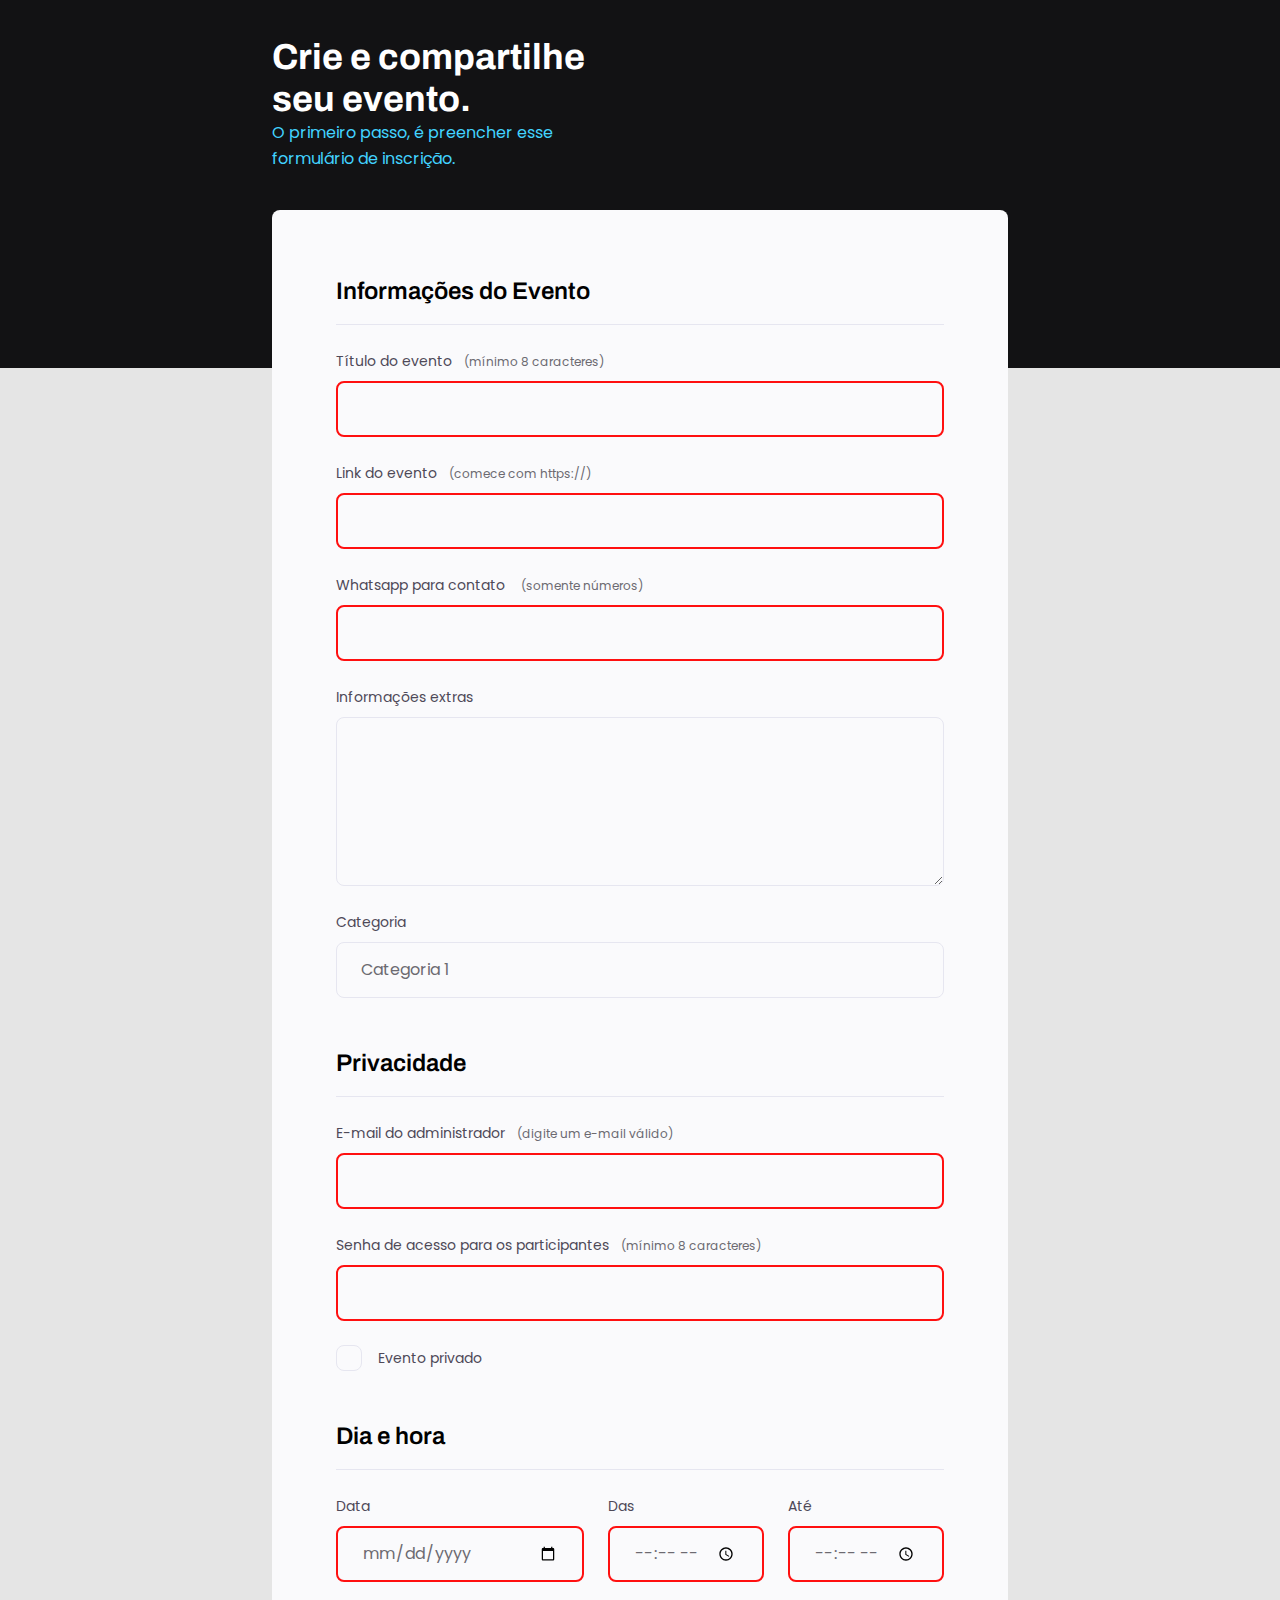
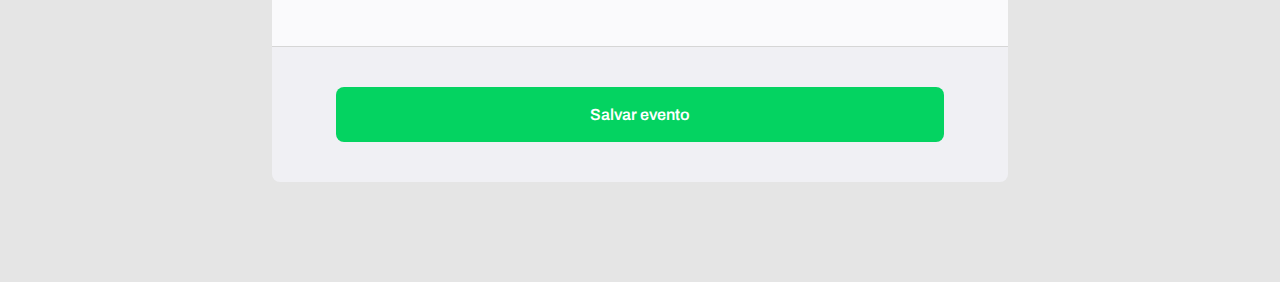
<file: 01-formularios-validacoes-e-customizacoes/index.html>
<!DOCTYPE html>
<html lang="pt-br">
  <head>
    <link
      rel="preconnect"
      href="https://fonts.googleapis.com"
    />
    <link
      rel="preconnect"
      href="https://fonts.gstatic.com"
      crossorigin
    />

    <meta charset="UTF-8" />

    <meta
      name="viewport"
      content="width=device-width, initial-scale=1.0"
    />

    <title>Crie o seu evento</title>

    <link
      rel="stylesheet"
      href="./style.css"
    />

    <link
      href="https://fonts.googleapis.com/css2?family=Archivo:wght@600;700&family=Poppins&display=swap"
      rel="stylesheet"
    />
  </head>
  <body>
    <div class="page">
      <header>
        <h1>Crie e compartilhe seu evento.</h1>
        <p>O primeiro passo, é preencher esse formulário de inscrição.</p>
      </header>

      <form id="form-event">
        <fieldset>
          <div class="fieldset-wrapper">
            <legend>Informações do Evento</legend>
            <div class="input-wrapper">
              <label for="event-title"
                >Título do evento<span>(mínimo 8 caracteres)</span></label
              >
              <input
                type="text"
                id="event-title"
                required
                minlength="8"
              />
            </div>

            <div class="input-wrapper">
              <label for="event-link"
                >Link do evento<span>(comece com https://)</span></label
              >
              <input
                type="url"
                id="event-link"
                required
              />
            </div>

            <div class="input-wrapper">
              <label for="event-whatsapp"
                >Whatsapp para contato <span>(somente números)</span></label
              >
              <input
                type="number"
                id="event-whatsapp"
                required
              />
            </div>

            <div class="input-wrapper">
              <label for="event-info">Informações extras</label>
              <textarea id="event-info"></textarea>
            </div>

            <div class="input-wrapper">
              <label for="event-category">Categoria</label>

              <select
                id="event-category"
                required
              >
                <option value="1">Categoria 1</option>
                <option value="2">Categoria 2</option>
                <option value="3">Categoria 3</option>
                <option value="4">Categoria 4</option>
              </select>
            </div>
          </div>
        </fieldset>

        <fieldset>
          <div class="fieldset-wrapper">
            <legend>Privacidade</legend>

            <div class="input-wrapper">
              <label for="event-email"
                >E-mail do administrador<span>(digite um e-mail válido)</span>
              </label>
              <input
                type="email"
                id="event-email"
                required
              />
            </div>

            <div class="input-wrapper">
              <label for="event-password"
                >Senha de acesso para os participantes<span
                  >(mínimo 8 caracteres)</span
                >
              </label>
              <input
                type="password"
                id="event-password"
                required
                minlength="8"
              />
            </div>

            <div class="checkbox-wrapper">
              <input
                type="checkbox"
                id="event-private"
              />
              <label for="event-private"> Evento privado </label>
            </div>
          </div>
        </fieldset>

        <fieldset>
          <div class="fieldset-wrapper">
            <legend>Dia e hora</legend>

            <div class="col-3">
              <div class="input-wrapper">
                <label for="event-date">Data</label>
                <input
                  type="date"
                  id="event-date"
                  required
                />
              </div>

              <div class="input-wrapper">
                <label for="event-begin">Das</label>
                <input
                  type="time"
                  id="event-begin"
                  required
                />
              </div>

              <div class="input-wrapper">
                <label for="event-end">Até</label>
                <input
                  type="time"
                  id="event-end"
                  required
                />
              </div>
            </div>
          </div>
        </fieldset>
      </form>

      <footer>
        <input
          type="submit"
          value="Salvar evento"
          class="button"
          form="form-event"
        />
      </footer>
    </div>
  </body>
</html>
</file>
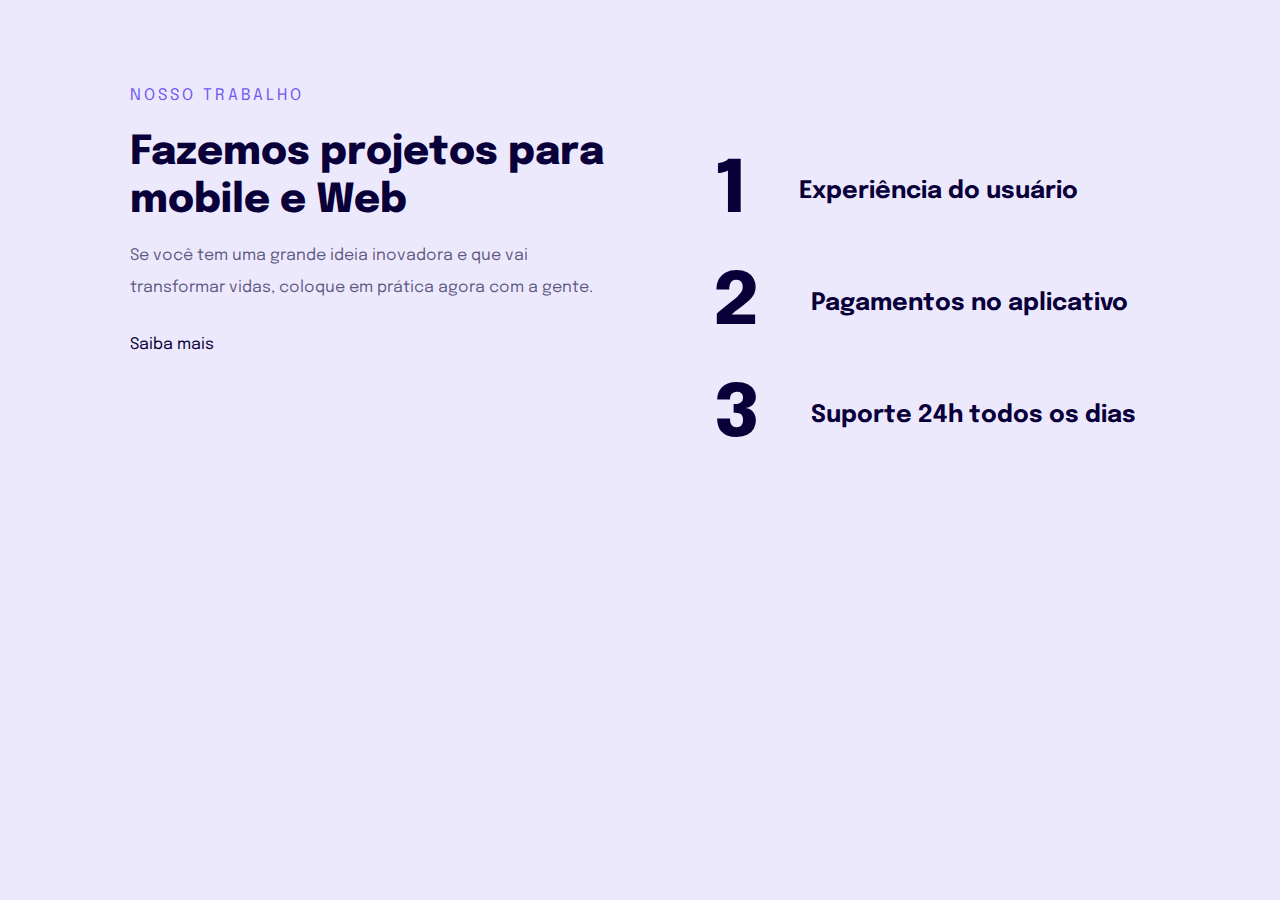
<file: 02-responsividade/index.html>
<!DOCTYPE html>
<html lang="pt-br">
  <head>
    <link
      rel="preconnect"
      href="https://fonts.googleapis.com"
    />
    <link
      rel="preconnect"
      href="https://fonts.gstatic.com"
      crossorigin
    />

    <meta charset="UTF-8" />

    <meta
      name="viewport"
      content="width=device-width, initial-scale=1.0"
    />

    <link
      href="https://fonts.googleapis.com/css2?family=Epilogue:wght@400;700;800&display=swap"
      rel="stylesheet"
    />
    <title>Introdução à Responsividade</title>
    <link
      rel="stylesheet"
      href="style.css"
    />
  </head>
  <body>
    <main>
      <div>
        <p>Nosso trabalho</p>
        <h1>Fazemos projetos para mobile e Web</h1>
        <p>
          Se você tem uma grande ideia inovadora e que vai transformar vidas,
          coloque em prática agora com a gente.
        </p>

        <a href="#">Saiba mais</a>
      </div>

      <ul>
        <li><span>1</span> Experiência do usuário</li>
        <li><span>2</span> Pagamentos no aplicativo</li>
        <li><span>3</span> Suporte 24h todos os dias</li>
      </ul>
    </main>
  </body>
</html>
</file>
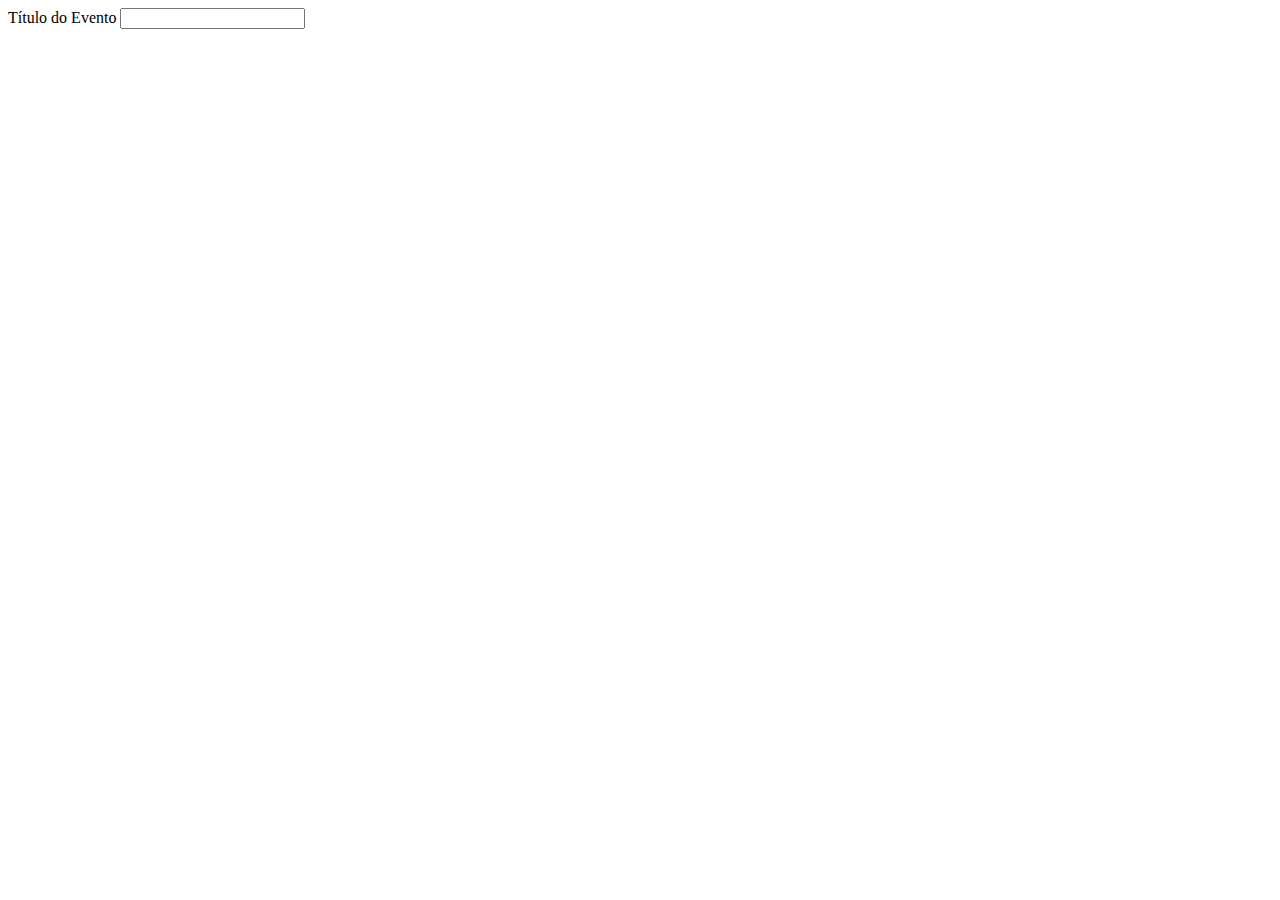
<file: 01-formularios-validacoes-e-customizacoes/docs/campo-form.html>
<!DOCTYPE html>
<html lang="pt-br">
  <head>
    <meta charset="UTF-8" />
    <meta
      name="viewport"
      content="width=device-width, initial-scale=1.0"
    />
    <title>Document</title>
  </head>
  <body>
    <label for="title">Título do Evento</label>
    <input
      type="text"
      name="title"
      id="title"
    />
  </body>
</html>
</file>
<file: 01-formularios-validacoes-e-customizacoes/style.css>
* {
  box-sizing: border-box;
  margin: 0;
  padding: 0;
}

body,
input,
textarea,
select {
  font-family: 'Poppins', sans-serif;
}

body {
  background-color: #e5e5e5;
}

body::before {
  content: '';
  display: block;
  position: absolute;
  top: 0;
  left: 0;
  z-index: -1;
  width: 100%;
  height: 368px;
  background-color: #121214;
}

.page {
  width: 736px;
  margin: auto;
}

header {
  width: 319px;

  margin-top: 36px;
}

header h1 {
  font-family: 'Archivo', sans-serif;
  font-weight: bold;
  font-size: 36px;
  line-height: 42px;
  color: white;
}

header p {
  font-size: 16px;
  line-height: 26px;

  color: #42d3ff;
}

form {
  margin-top: 38px;
  background-color: #fafafc;
  border-radius: 8px 8px 0 0;
  min-height: 300px;
  padding: 64px;
  display: flex;
  flex-direction: column;
  gap: 48px;
}

fieldset {
  border: none;
}

.fieldset-wrapper {
  display: flex;
  flex-direction: column;
  gap: 24px;
}

fieldset legend {
  font-family: 'Archivo', sans-serif;
  font-weight: 600;
  font-size: 24px;
  line-height: 34px;

  width: 100%;

  border-bottom: 1px solid #e6e6f0;

  padding-bottom: 16px;
}

.input-wrapper {
  display: flex;
  flex-direction: column;
}

.input-wrapper input,
.input-wrapper textarea,
.input-wrapper select {
  background-color: #fafafc;
  border: 1px solid #e6e6f0;
  border-radius: 8px;
  height: 56px;
  padding: 0 24px;

  font-size: 16px;
  line-height: 26px;
  color: #6c6a71;
}

.input-wrapper label,
.checkbox-wrapper label {
  font-size: 14px;
  line-height: 24px;
  color: #4e4958;
  margin-bottom: 8px;
}

.input-wrapper label span {
  margin-left: 12px;
  font-size: 12px;
  line-height: 20px;
  color: #6c6a71;
}

.input-wrapper textarea {
  padding: 0;
  height: 169px;
}

.input-wrapper select {
  appearance: none;
}

.col-3 {
  display: flex;
  gap: 24px;
}

.col-3 > div:nth-child(1) {
  width: 100%;
}

.checkbox-wrapper {
  position: relative;
}

.checkbox-wrapper label {
  display: flex;
  align-items: center;
  gap: 16px;
  margin: 0;
}

.checkbox-wrapper input {
  position: absolute;
  opacity: 0;
}

.checkbox-wrapper label::before {
  content: '';
  display: block;
  width: 24px;
  height: 24px;
  border: 1px solid #e6e6f0;
  border-radius: 8px;
}

.checkbox-wrapper input:checked + label::before {
  background-image: url("data:image/svg+xml,%3Csvg xmlns='http://www.w3.org/2000/svg' viewBox='0 0 256 256'%3E%3Crect width='256' height='256' fill='none'/%3E%3Cpolyline points='40 144 96 200 224 72' fill='none' stroke='currentColor' stroke-linecap='round' stroke-linejoin='round' stroke-width='16'/%3E%3C/svg%3E");
}

.checkbox-wrapper input:focus + label::before {
  outline: 2px solid black;
}

footer {
  background-color: #f0f0f4;
  height: 136px;
  display: flex;
  flex-direction: column;
  padding: 40px 64px;
  margin-bottom: 100px;
  border-top: 1px solid #d6d6d6;
  border-radius: 0 0 8px 8px;
}

footer .button {
  height: 56px;
  background-color: #04d361;
  border-radius: 8px;
  border: 0;
  font-family: 'Archivo', sans-serif;
  font-weight: 600;
  font-size: 16px;
  line-height: 26px;
  color: white;
  cursor: pointer;
}

footer .button:hover {
  background-color: #08a04c;
}

input:invalid {
  border: 2px solid #ff1010;
}
</file>
<file: 02-responsividade/style.css>
* {
  margin: 0;
  padding: 0;
  box-sizing: border-box;
}

:root {
  font-size: 62.5%;
}

ul {
  list-style: none;
}

body {
  background-color: #ece9fd;
  padding: 6rem 2.3rem 6.6rem;
  font-size: 1.6rem;
  font-family: 'Epilogue', sans-serif;
}

main {
  max-width: 33rem;
  margin: 0 auto;
}

h1 {
  font-weight: 800;
  font-size: 4rem;
  line-height: 4.8rem;
  color: #090039;
  margin-bottom: 1.5rem;
}

main p:first-child {
  color: #7158ef;
  letter-spacing: 3px;
  text-transform: uppercase;
  line-height: 3.2rem;
  margin-bottom: 1.7rem;
}

h1 + p {
  color: rgba(10, 0, 57, 0.64);
  line-height: 3.2rem;
  margin-bottom: 3.2rem;
}

a {
  color: #090039;
  text-decoration: none;
}

a:hover {
  font-weight: bold;
}

ul {
  margin-top: 7.2rem;
}

ul li {
  font-weight: 700;
  font-size: 2.4rem;
  line-height: 3.2rem;
  color: #090039;

  max-width: 25.7rem;
  display: flex;

  gap: 3.8rem;
}

ul li + li {
  margin-top: 3.2rem;
}

ul li span {
  font-weight: 800;
  font-size: 7.2rem;
  line-height: 8rem;
  letter-spacing: -2px;
  color: #090039;
}

@media (min-width: 700px) {
  body {
    padding: 8rem;
  }
  main {
    max-width: 1020px;
    display: flex;
    gap: 10rem;
  }
  main > div {
    max-width: 484px;
  }

  ul li {
    gap: 5.3rem;
    max-width: 450px;
    align-items: center;
  }
}
</file>
